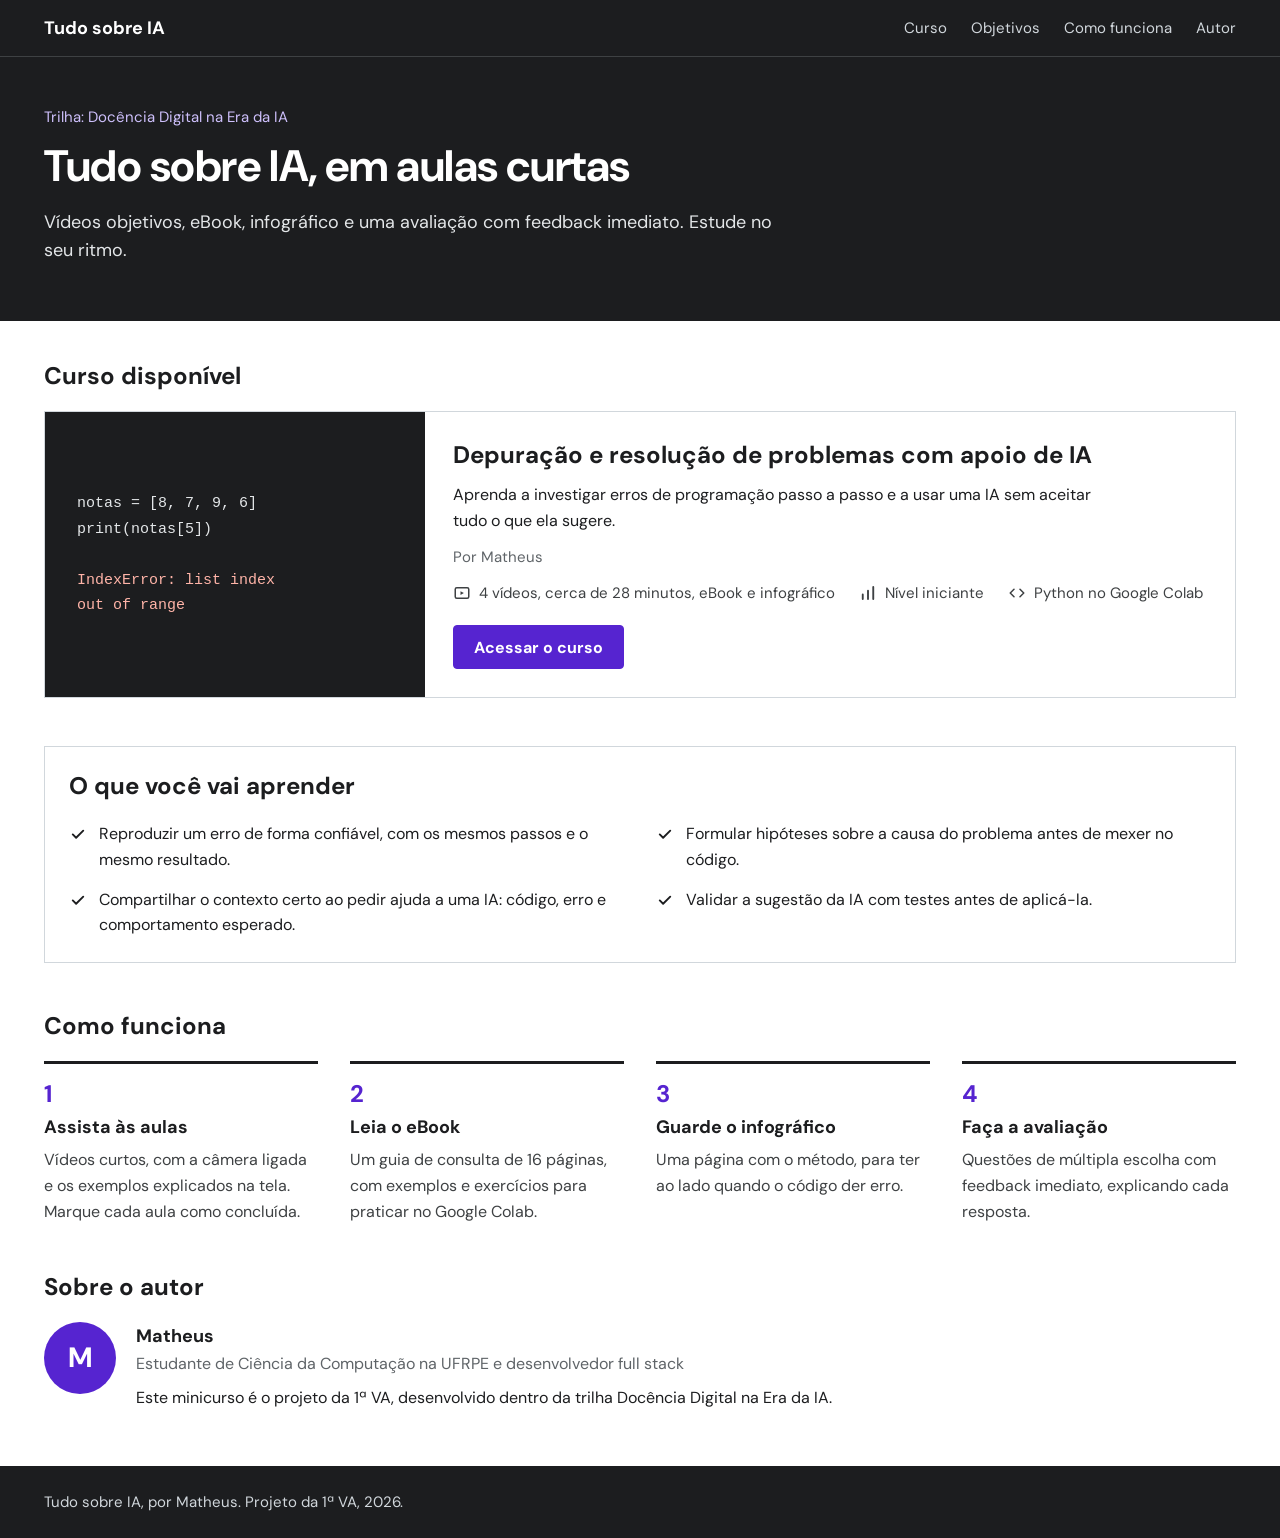
<file: index.html>
<!DOCTYPE html>
<html lang="pt-BR">
<head>
  <meta charset="utf-8">
  <meta name="viewport" content="width=device-width, initial-scale=1">
  <meta name="theme-color" content="#1c1d1f">
  <title>Tudo sobre IA | Aulas em vídeo sobre inteligência artificial</title>
  <meta name="description" content="Aulas em vídeo sobre IA com eBook, infográfico e avaliação interativa. Comece por Depuração e resolução de problemas com apoio de IA.">
  <link rel="preconnect" href="https://fonts.googleapis.com">
  <link rel="preconnect" href="https://fonts.gstatic.com" crossorigin>
  <link href="https://fonts.googleapis.com/css2?family=DM+Sans:opsz,wght@9..40,400;9..40,500;9..40,700&display=swap" rel="stylesheet">
  <link rel="stylesheet" href="styles.css">
</head>
<body>
  <a class="skip-link" href="#cursos">Ir para o curso</a>

  <header class="topbar">
    <div class="wrap topbar-inner">
      <a class="brand" href="index.html">Tudo sobre IA</a>
      <nav aria-label="Seções da página">
        <ul>
          <li><a href="#cursos">Curso</a></li>
          <li><a href="#aprender-home">Objetivos</a></li>
          <li><a href="#como-funciona">Como funciona</a></li>
          <li><a href="#autor-home">Autor</a></li>
        </ul>
      </nav>
    </div>
  </header>

  <main id="inicio">
    <section class="hero hero-home" aria-labelledby="home-titulo">
      <div class="wrap">
        <p class="trail">Trilha: Docência Digital na Era da IA</p>
        <h1 id="home-titulo">Tudo sobre IA, em aulas curtas</h1>
        <p class="lead">Vídeos objetivos, eBook, infográfico e uma avaliação com feedback imediato. Estude no seu ritmo.</p>
      </div>
    </section>

    <section id="cursos" class="wrap home-block" aria-labelledby="cursos-titulo">
      <h2 id="cursos-titulo">Curso disponível</h2>

      <article class="course-card">
        <div class="course-cover" aria-hidden="true">
<pre class="code">notas = [8, 7, 9, 6]
print(notas[5])

<span class="err">IndexError: list index
out of range</span></pre>
        </div>

        <div class="course-info">
          <h3><a href="curso.html">Depuração e resolução de problemas com apoio de IA</a></h3>
          <p>Aprenda a investigar erros de programação passo a passo e a usar uma IA sem aceitar tudo o que ela sugere.</p>
          <p class="course-author">Por Matheus</p>
          <ul class="meta-light">
            <li>
              <svg viewBox="0 0 24 24" width="18" height="18" aria-hidden="true" focusable="false"><rect x="3" y="5" width="18" height="14" rx="2" fill="none" stroke="currentColor" stroke-width="2"/><path d="M10 9.5v5l4.5-2.5z" fill="currentColor"/></svg>
              <span>4 vídeos, cerca de 28 minutos, eBook e infográfico</span>
            </li>
            <li>
              <svg viewBox="0 0 24 24" width="18" height="18" aria-hidden="true" focusable="false"><path d="M5 20v-6M12 20V9M19 20V4" fill="none" stroke="currentColor" stroke-width="2.5" stroke-linecap="round"/></svg>
              <span>Nível iniciante</span>
            </li>
            <li>
              <svg viewBox="0 0 24 24" width="18" height="18" aria-hidden="true" focusable="false"><path d="M8 7l-5 5 5 5M16 7l5 5-5 5" fill="none" stroke="currentColor" stroke-width="2" stroke-linecap="round" stroke-linejoin="round"/></svg>
              <span>Python no Google Colab</span>
            </li>
          </ul>
          <a class="btn" href="curso.html">Acessar o curso</a>
        </div>
      </article>
    </section>

    <section id="aprender-home" class="wrap home-block" aria-labelledby="aprender-home-titulo">
      <div class="learn-box">
        <h2 id="aprender-home-titulo">O que você vai aprender</h2>
        <ul class="checks">
          <li>
            <svg viewBox="0 0 24 24" width="18" height="18" aria-hidden="true" focusable="false"><path d="M5 12.5l4.5 4.5L19 7.5" fill="none" stroke="currentColor" stroke-width="2.5" stroke-linecap="round" stroke-linejoin="round"/></svg>
            <span>Reproduzir um erro de forma confiável, com os mesmos passos e o mesmo resultado.</span>
          </li>
          <li>
            <svg viewBox="0 0 24 24" width="18" height="18" aria-hidden="true" focusable="false"><path d="M5 12.5l4.5 4.5L19 7.5" fill="none" stroke="currentColor" stroke-width="2.5" stroke-linecap="round" stroke-linejoin="round"/></svg>
            <span>Formular hipóteses sobre a causa do problema antes de mexer no código.</span>
          </li>
          <li>
            <svg viewBox="0 0 24 24" width="18" height="18" aria-hidden="true" focusable="false"><path d="M5 12.5l4.5 4.5L19 7.5" fill="none" stroke="currentColor" stroke-width="2.5" stroke-linecap="round" stroke-linejoin="round"/></svg>
            <span>Compartilhar o contexto certo ao pedir ajuda a uma IA: código, erro e comportamento esperado.</span>
          </li>
          <li>
            <svg viewBox="0 0 24 24" width="18" height="18" aria-hidden="true" focusable="false"><path d="M5 12.5l4.5 4.5L19 7.5" fill="none" stroke="currentColor" stroke-width="2.5" stroke-linecap="round" stroke-linejoin="round"/></svg>
            <span>Validar a sugestão da IA com testes antes de aplicá-la.</span>
          </li>
        </ul>
      </div>
    </section>

    <section id="como-funciona" class="wrap home-block" aria-labelledby="como-titulo">
      <h2 id="como-titulo">Como funciona</h2>
      <ol class="how">
        <li>
          <span class="how-num" aria-hidden="true">1</span>
          <h3>Assista às aulas</h3>
          <p>Vídeos curtos, com a câmera ligada e os exemplos explicados na tela. Marque cada aula como concluída.</p>
        </li>
        <li>
          <span class="how-num" aria-hidden="true">2</span>
          <h3>Leia o eBook</h3>
          <p>Um guia de consulta de 16 páginas, com exemplos e exercícios para praticar no Google Colab.</p>
        </li>
        <li>
          <span class="how-num" aria-hidden="true">3</span>
          <h3>Guarde o infográfico</h3>
          <p>Uma página com o método, para ter ao lado quando o código der erro.</p>
        </li>
        <li>
          <span class="how-num" aria-hidden="true">4</span>
          <h3>Faça a avaliação</h3>
          <p>Questões de múltipla escolha com feedback imediato, explicando cada resposta.</p>
        </li>
      </ol>
    </section>
    <section id="autor-home" class="wrap home-block" aria-labelledby="autor-home-titulo">
      <h2 id="autor-home-titulo">Sobre o autor</h2>
      <div class="author">
        <div class="avatar" aria-hidden="true">M</div>
        <div>
          <h3>Matheus</h3>
          <p class="role">Estudante de Ciência da Computação na UFRPE e desenvolvedor full stack</p>
          <p>Este minicurso é o projeto da 1ª VA, desenvolvido dentro da trilha Docência Digital na Era da IA.</p>
        </div>
      </div>
    </section>
  </main>

  <footer class="footer">
    <div class="wrap">
      <p>Tudo sobre IA, por Matheus. Projeto da 1ª VA, 2026.</p>
    </div>
  </footer>
</body>
</html>
</file>
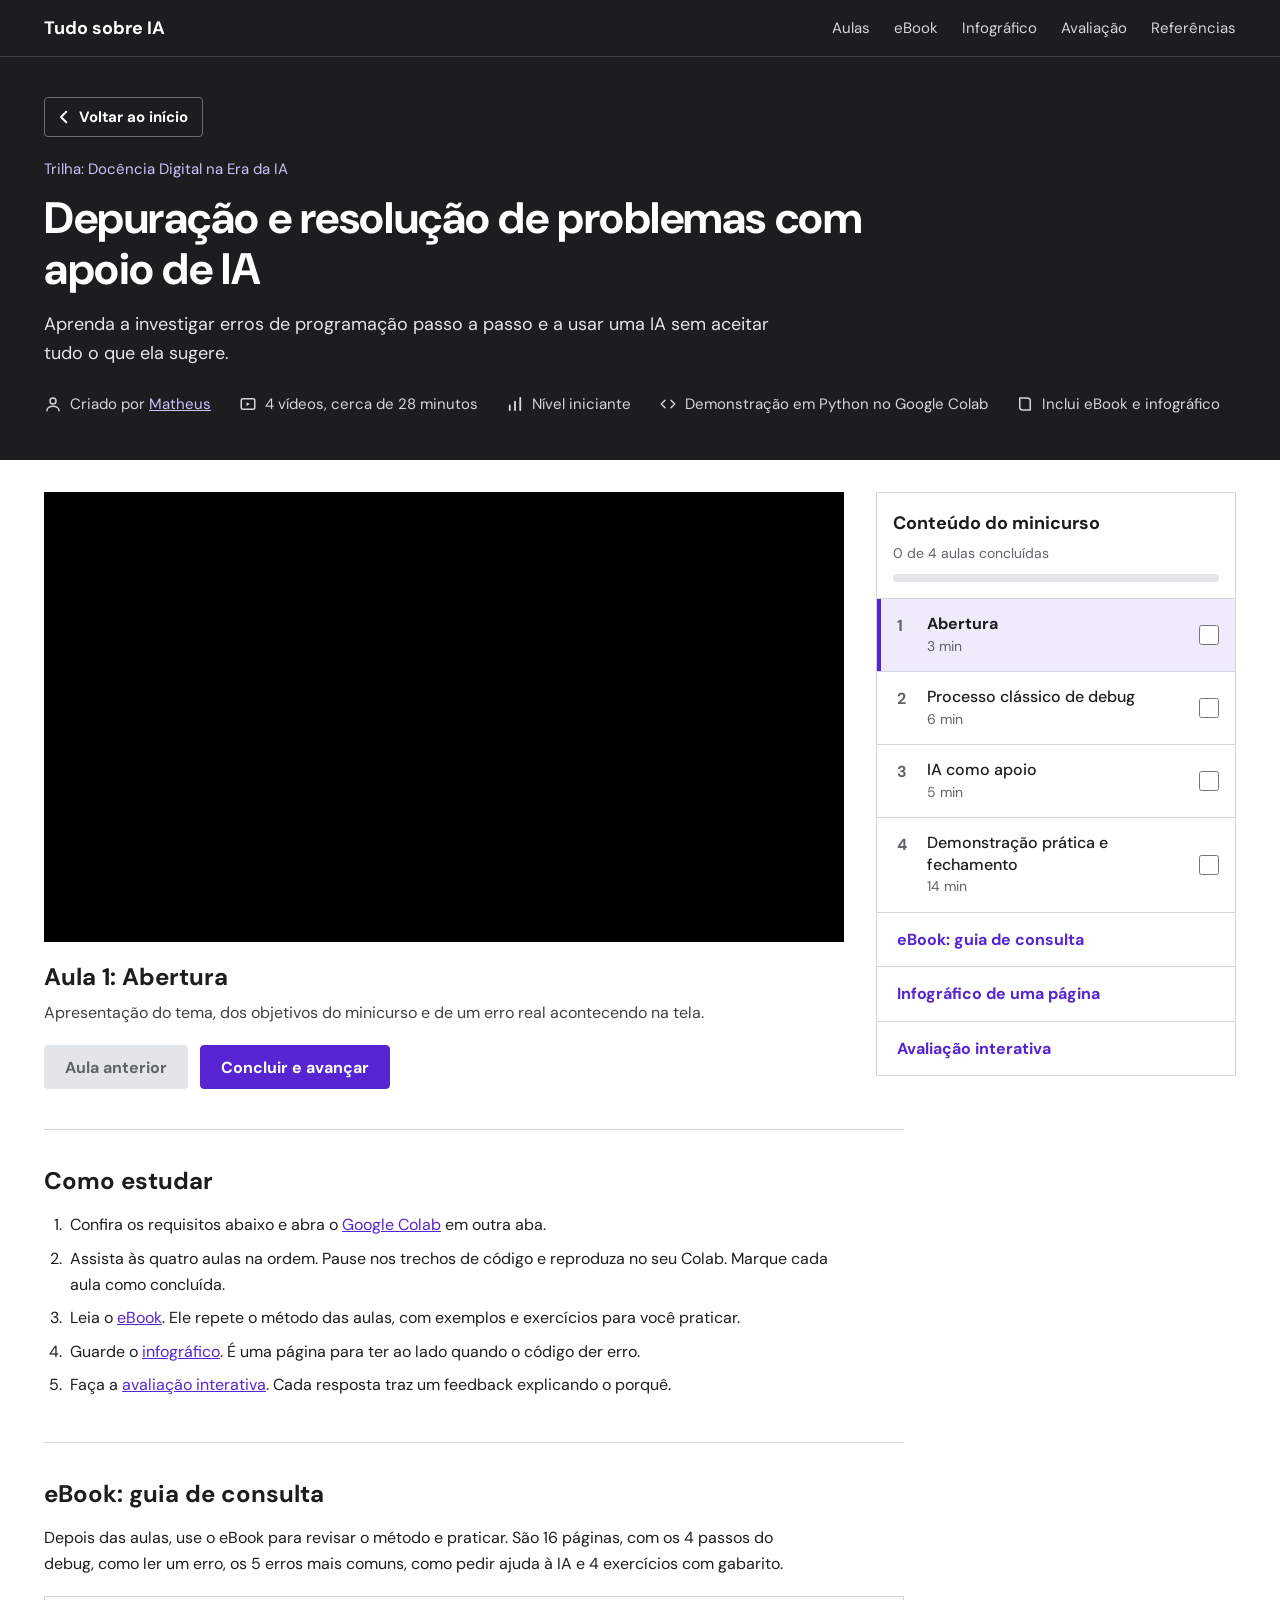
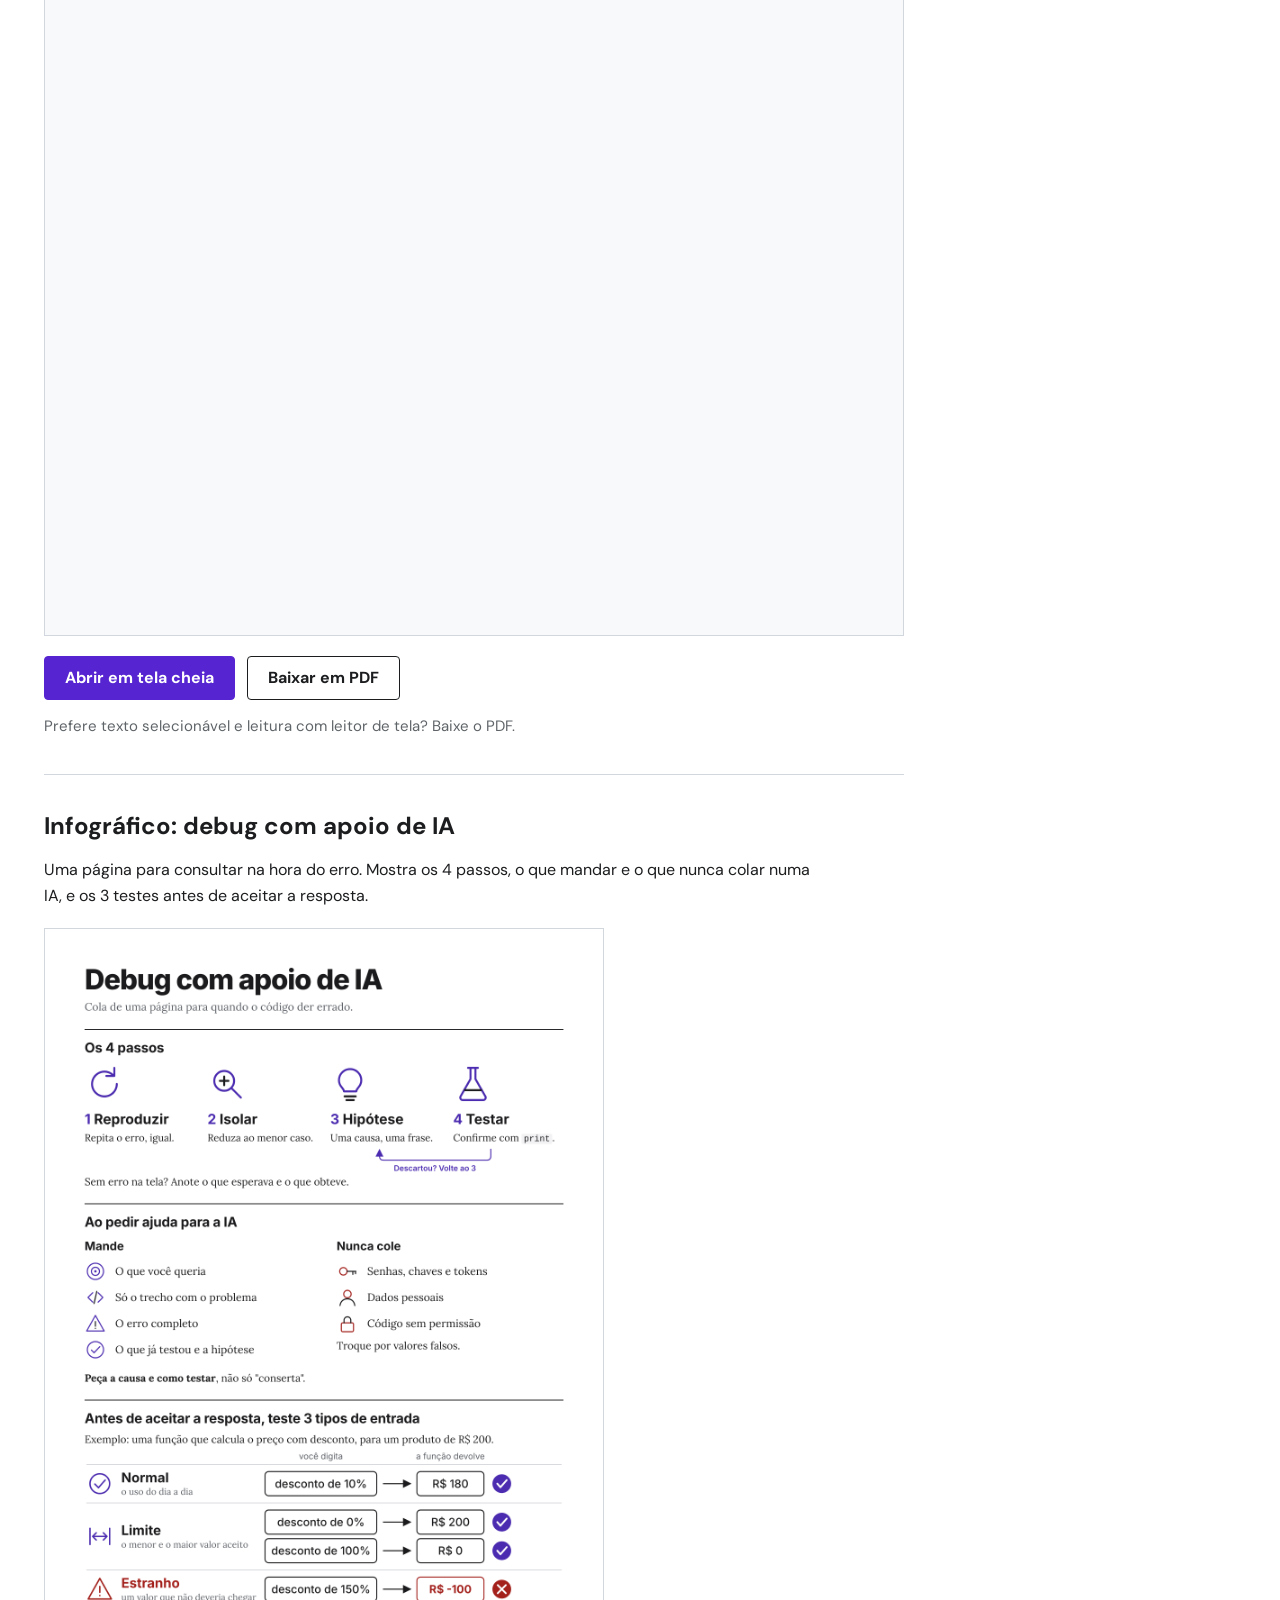
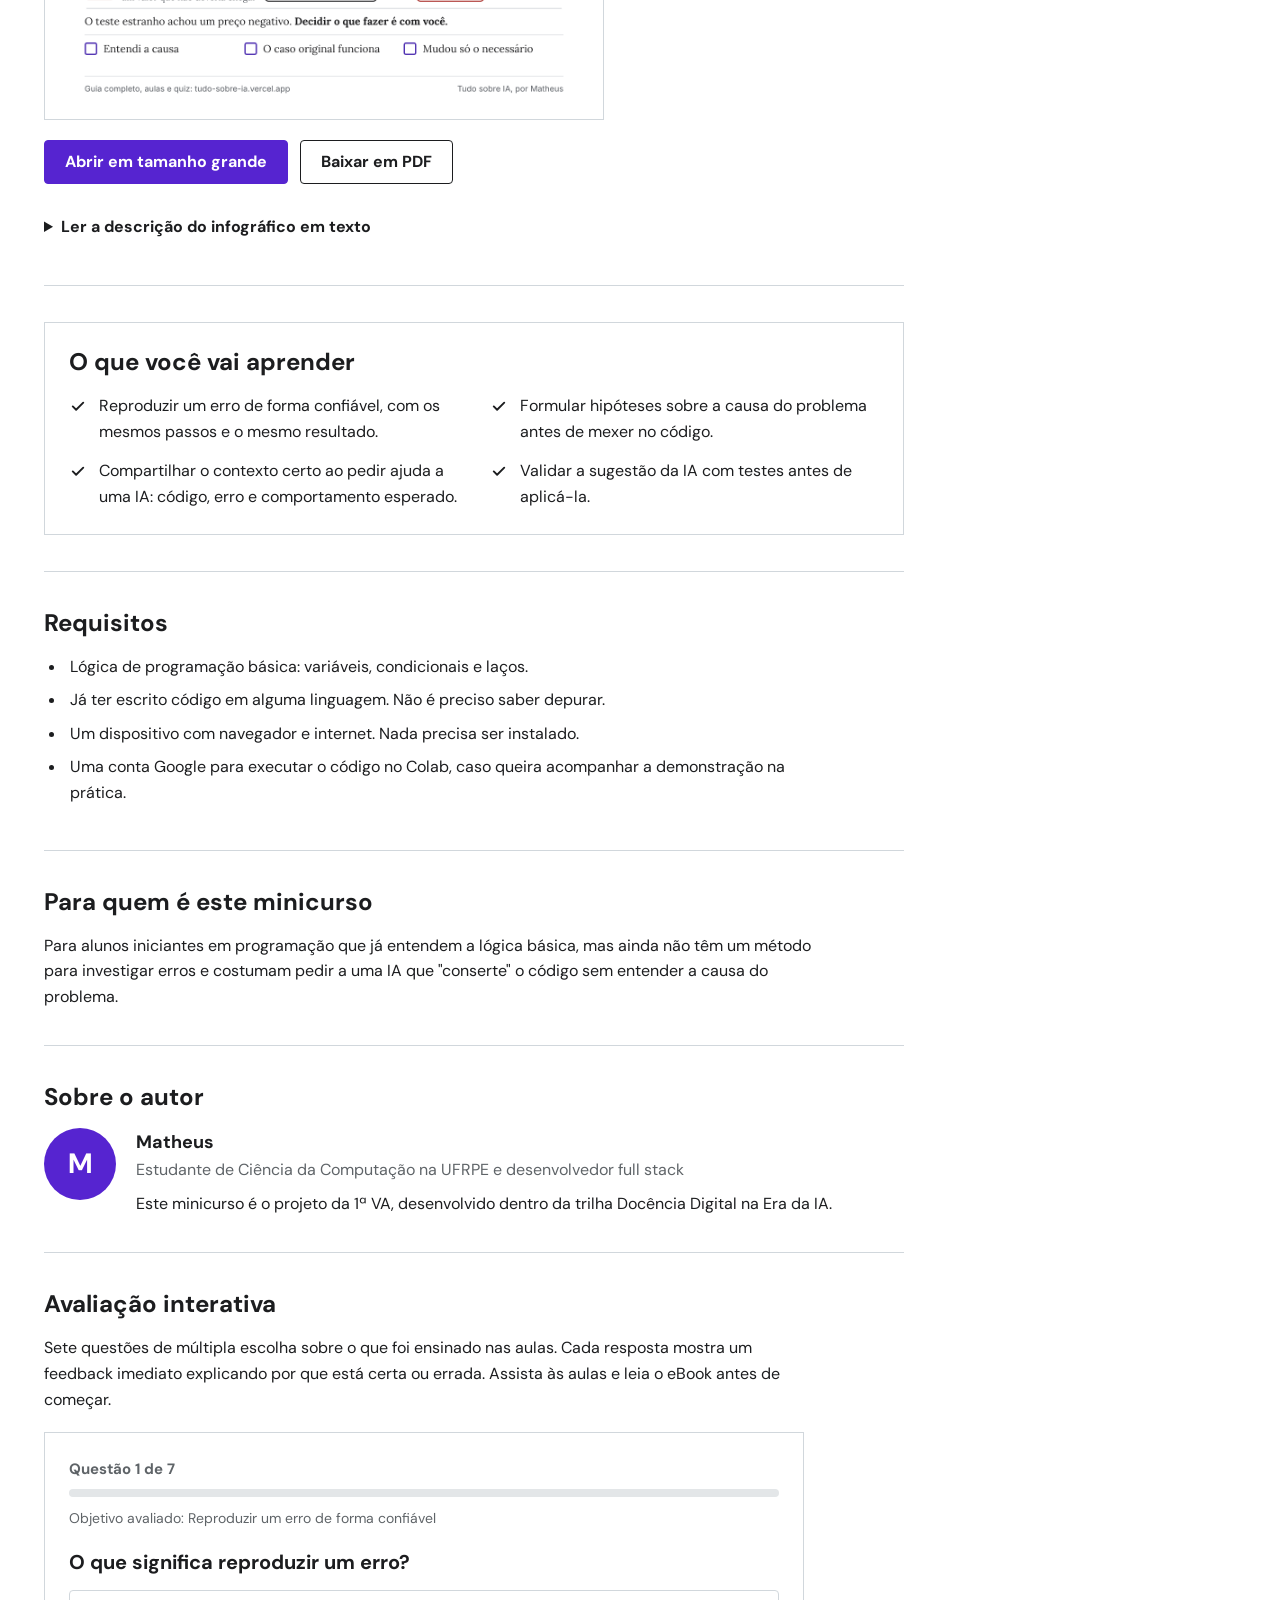
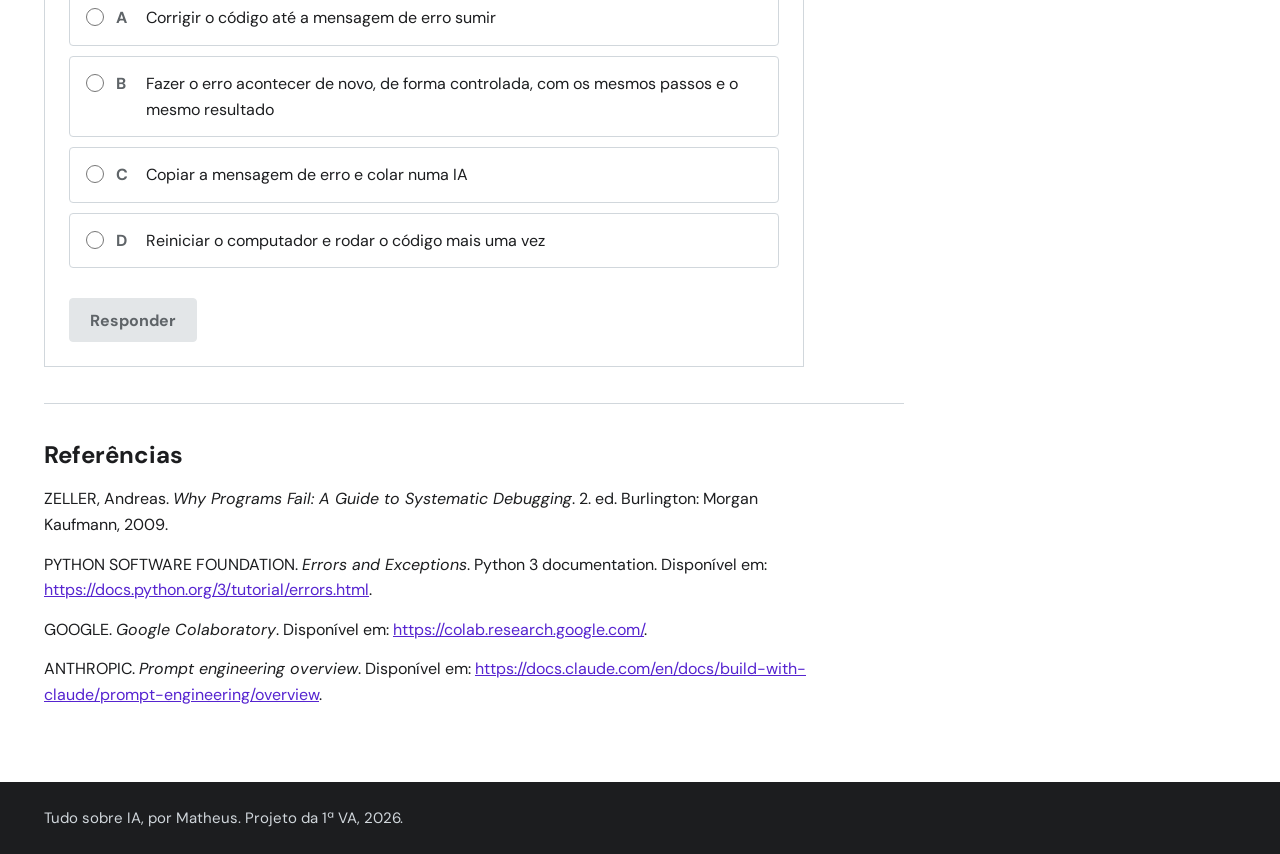
<file: curso.html>
<!DOCTYPE html>
<html lang="pt-BR">
<head>
  <meta charset="utf-8">
  <meta name="viewport" content="width=device-width, initial-scale=1">
  <meta name="theme-color" content="#1c1d1f">
  <title>Depuração e resolução de problemas com apoio de IA | Tudo sobre IA</title>
  <meta name="description" content="Minicurso em vídeo para iniciantes em programação: reproduzir erros, formular hipóteses e usar uma IA com segurança para depurar código em Python.">
  <link rel="preconnect" href="https://fonts.googleapis.com">
  <link rel="preconnect" href="https://fonts.gstatic.com" crossorigin>
  <link href="https://fonts.googleapis.com/css2?family=DM+Sans:opsz,wght@9..40,400;9..40,500;9..40,700&display=swap" rel="stylesheet">
  <link rel="stylesheet" href="styles.css">
</head>
<body>
  <a class="skip-link" href="#aula">Ir para a aula</a>

  <header class="topbar">
    <div class="wrap topbar-inner">
      <a class="brand" href="index.html">Tudo sobre IA</a>
      <nav aria-label="Seções da página">
        <ul>
          <li><a href="#aula">Aulas</a></li>
          <li><a href="#ebook">eBook</a></li>
          <li><a href="#infografico">Infográfico</a></li>
          <li><a href="#avaliacao">Avaliação</a></li>
          <li><a href="#referencias">Referências</a></li>
        </ul>
      </nav>
    </div>
  </header>

  <main id="inicio">
    <section class="hero" aria-labelledby="titulo">
      <div class="wrap">
        <a class="back" href="index.html">
          <svg viewBox="0 0 24 24" width="18" height="18" aria-hidden="true" focusable="false"><path d="M15 5l-7 7 7 7" fill="none" stroke="currentColor" stroke-width="2.5" stroke-linecap="round" stroke-linejoin="round"/></svg>
          Voltar ao início
        </a>
        <p class="trail">Trilha: Docência Digital na Era da IA</p>
        <h1 id="titulo">Depuração e resolução de problemas com apoio de IA</h1>
        <p class="lead">Aprenda a investigar erros de programação passo a passo e a usar uma IA sem aceitar tudo o que ela sugere.</p>
        <ul class="meta">
          <li>
            <svg viewBox="0 0 24 24" width="18" height="18" aria-hidden="true" focusable="false"><circle cx="12" cy="8" r="4" fill="none" stroke="currentColor" stroke-width="2"/><path d="M4 21c0-4 4-6 8-6s8 2 8 6" fill="none" stroke="currentColor" stroke-width="2" stroke-linecap="round"/></svg>
            <span>Criado por <a href="#autor">Matheus</a></span>
          </li>
          <li>
            <svg viewBox="0 0 24 24" width="18" height="18" aria-hidden="true" focusable="false"><rect x="3" y="5" width="18" height="14" rx="2" fill="none" stroke="currentColor" stroke-width="2"/><path d="M10 9.5v5l4.5-2.5z" fill="currentColor"/></svg>
            <span id="meta-videos">4 vídeos, cerca de 28 minutos</span>
          </li>
          <li>
            <svg viewBox="0 0 24 24" width="18" height="18" aria-hidden="true" focusable="false"><path d="M5 20v-6M12 20V9M19 20V4" fill="none" stroke="currentColor" stroke-width="2.5" stroke-linecap="round"/></svg>
            <span>Nível iniciante</span>
          </li>
          <li>
            <svg viewBox="0 0 24 24" width="18" height="18" aria-hidden="true" focusable="false"><path d="M8 7l-5 5 5 5M16 7l5 5-5 5" fill="none" stroke="currentColor" stroke-width="2" stroke-linecap="round" stroke-linejoin="round"/></svg>
            <span>Demonstração em Python no Google Colab</span>
          </li>
          <li>
            <svg viewBox="0 0 24 24" width="18" height="18" aria-hidden="true" focusable="false"><path d="M5 4h10a4 4 0 014 4v12H9a4 4 0 01-4-4z" fill="none" stroke="currentColor" stroke-width="2" stroke-linejoin="round"/></svg>
            <span>Inclui eBook e infográfico</span>
          </li>
        </ul>
      </div>
    </section>

    <section id="aula" class="player wrap" aria-labelledby="aula-titulo">
      <div class="stage">
        <div class="video-frame" id="video-frame">
          <noscript><p class="placeholder">Ative o JavaScript para assistir às aulas.</p></noscript>
        </div>
        <div class="lesson-head">
          <h2 id="aula-titulo" aria-live="polite">Aula 1</h2>
          <p id="aula-desc"></p>
          <div class="lesson-actions">
            <button type="button" id="prev" class="btn btn-ghost">Aula anterior</button>
            <button type="button" id="next" class="btn">Concluir e avançar</button>
          </div>
        </div>
      </div>

      <aside class="sidebar" aria-labelledby="conteudo-titulo">
        <div class="sidebar-head">
          <h2 id="conteudo-titulo">Conteúdo do minicurso</h2>
          <p id="progress-text" class="progress-text">0 de 4 aulas concluídas</p>
          <progress id="progress" max="4" value="0" aria-labelledby="progress-text"></progress>
        </div>
        <ol id="lesson-list" class="lessons"></ol>
        <a class="sidebar-foot" href="#ebook">eBook: guia de consulta</a>
        <a class="sidebar-foot" href="#infografico">Infográfico de uma página</a>
        <a class="sidebar-foot" href="#avaliacao">Avaliação interativa</a>
      </aside>
    </section>

    <div class="wrap content">
      <section id="como-estudar" class="block" aria-labelledby="como-estudar-titulo">
        <h2 id="como-estudar-titulo">Como estudar</h2>
        <ol class="steps">
          <li>Confira os requisitos abaixo e abra o <a href="https://colab.research.google.com/" target="_blank" rel="noopener noreferrer">Google Colab</a> em outra aba.</li>
          <li>Assista às quatro aulas na ordem. Pause nos trechos de código e reproduza no seu Colab. Marque cada aula como concluída.</li>
          <li>Leia o <a href="#ebook">eBook</a>. Ele repete o método das aulas, com exemplos e exercícios para você praticar.</li>
          <li>Guarde o <a href="#infografico">infográfico</a>. É uma página para ter ao lado quando o código der erro.</li>
          <li>Faça a <a href="#avaliacao">avaliação interativa</a>. Cada resposta traz um feedback explicando o porquê.</li>
        </ol>
      </section>

      <section id="ebook" class="block" aria-labelledby="ebook-titulo">
        <h2 id="ebook-titulo">eBook: guia de consulta</h2>
        <p>Depois das aulas, use o eBook para revisar o método e praticar. São 16 páginas, com os 4 passos do debug, como ler um erro, os 5 erros mais comuns, como pedir ajuda à IA e 4 exercícios com gabarito.</p>
        <div class="embed-frame">
          <iframe src="https://online.fliphtml5.com/qglyg/guia-consulta-depuracao-ia/" title="eBook: Guia de consulta de depuração com apoio de IA" loading="lazy" allowfullscreen></iframe>
        </div>
        <div class="actions">
          <a class="btn" href="https://online.fliphtml5.com/qglyg/guia-consulta-depuracao-ia/" target="_blank" rel="noopener noreferrer">Abrir em tela cheia</a>
          <a class="btn btn-ghost" href="materiais/guia-consulta-depuracao-ia.pdf" download>Baixar em PDF</a>
        </div>
        <p class="note">Prefere texto selecionável e leitura com leitor de tela? Baixe o PDF.</p>
      </section>

      <section id="infografico" class="block" aria-labelledby="infografico-titulo">
        <h2 id="infografico-titulo">Infográfico: debug com apoio de IA</h2>
        <p>Uma página para consultar na hora do erro. Mostra os 4 passos, o que mandar e o que nunca colar numa IA, e os 3 testes antes de aceitar a resposta.</p>
        <a class="infog-link" href="materiais/infografico-debug-ia.png" target="_blank" rel="noopener noreferrer">
          <img class="infog" src="materiais/infografico-debug-ia.png" width="2480" height="3508" loading="lazy" alt="Infográfico Debug com apoio de IA, em uma página: os 4 passos (reproduzir, isolar, hipótese, testar), o que mandar e o que nunca colar ao pedir ajuda para a IA, e os 3 tipos de teste (normal, limite e estranho) antes de aceitar a resposta. A descrição completa está logo abaixo.">
        </a>
        <div class="actions">
          <a class="btn" href="materiais/infografico-debug-ia.png" target="_blank" rel="noopener noreferrer">Abrir em tamanho grande</a>
          <a class="btn btn-ghost" href="materiais/infografico-debug-ia.pdf" download>Baixar em PDF</a>
        </div>
        <details class="alt-text">
          <summary>Ler a descrição do infográfico em texto</summary>
          <p><strong>Os 4 passos.</strong> 1 Reproduzir: repita o erro, igual. 2 Isolar: reduza ao menor caso. 3 Hipótese: uma causa, uma frase. 4 Testar: confirme com print. Se descartar a hipótese, volte ao passo 3. Sem erro na tela, anote o que esperava e o que obteve.</p>
          <p><strong>Ao pedir ajuda para a IA.</strong> Mande o que você queria, só o trecho com o problema, o erro completo, e o que já testou com a hipótese. Nunca cole senhas, chaves e tokens, dados pessoais, nem código sem permissão. Troque por valores falsos. Peça a causa e como testar, não só "conserta".</p>
          <p><strong>Antes de aceitar a resposta, teste 3 tipos de entrada.</strong> Exemplo: uma função que calcula o preço com desconto, para um produto de R$ 200. Normal (o uso do dia a dia): desconto de 10% devolve R$ 180. Limite (o menor e o maior valor aceito): desconto de 0% devolve R$ 200 e desconto de 100% devolve R$ 0. Estranho (um valor que não deveria chegar): desconto de 150% devolve R$ -100, um preço negativo, o que mostra um problema. Decidir o que fazer é com você.</p>
          <p><strong>Confira.</strong> Entendi a causa. O caso original funciona. Mudou só o necessário.</p>
        </details>
      </section>

      <section id="aprender" class="block" aria-labelledby="aprender-titulo">
        <div class="learn-box">
          <h2 id="aprender-titulo">O que você vai aprender</h2>
          <ul class="checks">
            <li>
              <svg viewBox="0 0 24 24" width="18" height="18" aria-hidden="true" focusable="false"><path d="M5 12.5l4.5 4.5L19 7.5" fill="none" stroke="currentColor" stroke-width="2.5" stroke-linecap="round" stroke-linejoin="round"/></svg>
              <span>Reproduzir um erro de forma confiável, com os mesmos passos e o mesmo resultado.</span>
            </li>
            <li>
              <svg viewBox="0 0 24 24" width="18" height="18" aria-hidden="true" focusable="false"><path d="M5 12.5l4.5 4.5L19 7.5" fill="none" stroke="currentColor" stroke-width="2.5" stroke-linecap="round" stroke-linejoin="round"/></svg>
              <span>Formular hipóteses sobre a causa do problema antes de mexer no código.</span>
            </li>
            <li>
              <svg viewBox="0 0 24 24" width="18" height="18" aria-hidden="true" focusable="false"><path d="M5 12.5l4.5 4.5L19 7.5" fill="none" stroke="currentColor" stroke-width="2.5" stroke-linecap="round" stroke-linejoin="round"/></svg>
              <span>Compartilhar o contexto certo ao pedir ajuda a uma IA: código, erro e comportamento esperado.</span>
            </li>
            <li>
              <svg viewBox="0 0 24 24" width="18" height="18" aria-hidden="true" focusable="false"><path d="M5 12.5l4.5 4.5L19 7.5" fill="none" stroke="currentColor" stroke-width="2.5" stroke-linecap="round" stroke-linejoin="round"/></svg>
              <span>Validar a sugestão da IA com testes antes de aplicá-la.</span>
            </li>
          </ul>
        </div>
      </section>

      <section id="requisitos" class="block" aria-labelledby="requisitos-titulo">
        <h2 id="requisitos-titulo">Requisitos</h2>
        <ul class="list">
          <li>Lógica de programação básica: variáveis, condicionais e laços.</li>
          <li>Já ter escrito código em alguma linguagem. Não é preciso saber depurar.</li>
          <li>Um dispositivo com navegador e internet. Nada precisa ser instalado.</li>
          <li>Uma conta Google para executar o código no Colab, caso queira acompanhar a demonstração na prática.</li>
        </ul>
      </section>

      <section id="publico" class="block" aria-labelledby="publico-titulo">
        <h2 id="publico-titulo">Para quem é este minicurso</h2>
        <p>Para alunos iniciantes em programação que já entendem a lógica básica, mas ainda não têm um método para investigar erros e costumam pedir a uma IA que "conserte" o código sem entender a causa do problema.</p>
      </section>

      <section id="autor" class="block" aria-labelledby="autor-titulo">
        <h2 id="autor-titulo">Sobre o autor</h2>
        <div class="author">
          <div class="avatar" aria-hidden="true">M</div>
          <div>
            <!-- Se quiser, coloque o nome completo aqui -->
            <h3>Matheus</h3>
            <p class="role">Estudante de Ciência da Computação na UFRPE e desenvolvedor full stack</p>
            <p>Este minicurso é o projeto da 1ª VA, desenvolvido dentro da trilha Docência Digital na Era da IA.</p>
          </div>
        </div>
      </section>

      <section id="avaliacao" class="block" aria-labelledby="avaliacao-titulo">
        <h2 id="avaliacao-titulo">Avaliação interativa</h2>
        <p class="assess-intro">Sete questões de múltipla escolha sobre o que foi ensinado nas aulas. Cada resposta mostra um feedback imediato explicando por que está certa ou errada. Assista às aulas e leia o eBook antes de começar.</p>
        <div id="quiz" class="quiz">
          <noscript><p>Ative o JavaScript para fazer a avaliação.</p></noscript>
        </div>
      </section>

      <section id="referencias" class="block" aria-labelledby="referencias-titulo">
        <h2 id="referencias-titulo">Referências</h2>
        <ul class="refs">
          <li>ZELLER, Andreas. <em>Why Programs Fail: A Guide to Systematic Debugging</em>. 2. ed. Burlington: Morgan Kaufmann, 2009.</li>
          <li>PYTHON SOFTWARE FOUNDATION. <em>Errors and Exceptions</em>. Python 3 documentation. Disponível em: <a href="https://docs.python.org/3/tutorial/errors.html" target="_blank" rel="noopener noreferrer">https://docs.python.org/3/tutorial/errors.html</a>.</li>
          <li>GOOGLE. <em>Google Colaboratory</em>. Disponível em: <a href="https://colab.research.google.com/" target="_blank" rel="noopener noreferrer">https://colab.research.google.com/</a>.</li>
          <li>ANTHROPIC. <em>Prompt engineering overview</em>. Disponível em: <a href="https://docs.claude.com/en/docs/build-with-claude/prompt-engineering/overview" target="_blank" rel="noopener noreferrer">https://docs.claude.com/en/docs/build-with-claude/prompt-engineering/overview</a>.</li>
        </ul>
      </section>
    </div>
  </main>

  <footer class="footer">
    <div class="wrap">
      <p>Tudo sobre IA, por Matheus. Projeto da 1ª VA, 2026.</p>
    </div>
  </footer>

  <script src="app.js"></script>
  <script src="quiz.js"></script>
</body>
</html>
</file>
<file: styles.css>
:root {
  --ink: #1c1d1f;
  --paper: #ffffff;
  --mist: #f7f9fa;
  --line: #d1d7dc;
  --muted: #5f6468;
  --violet: #5624d0;
  --violet-dark: #401b9c;
  --violet-tint: #f0ebfc;
  --on-dark: #d1d7dc;
  --ok: #14672c;
  --ok-bg: #e8f5ec;
  --bad: #a12622;
  --bad-bg: #fdecea;
  --radius: 4px;
  --font: "DM Sans", system-ui, -apple-system, "Segoe UI", Roboto, sans-serif;
}

*, *::before, *::after { box-sizing: border-box; }

html { scroll-behavior: smooth; }

body {
  margin: 0;
  font-family: var(--font);
  font-size: 1rem;
  line-height: 1.6;
  color: var(--ink);
  background: var(--paper);
}

h1, h2, h3, p, ul, ol { margin: 0; }
ul, ol { padding: 0; }
a { color: var(--violet); }

:focus-visible {
  outline: 3px solid var(--violet);
  outline-offset: 2px;
}

.topbar :focus-visible,
.hero :focus-visible,
.footer :focus-visible {
  outline-color: #cec0fc;
}

.sr-only {
  position: absolute;
  width: 1px;
  height: 1px;
  padding: 0;
  margin: -1px;
  overflow: hidden;
  clip: rect(0, 0, 0, 0);
  white-space: nowrap;
  border: 0;
}

.wrap {
  width: 100%;
  max-width: 1240px;
  margin-inline: auto;
  padding-inline: 24px;
}

.skip-link {
  position: absolute;
  left: 16px;
  top: -64px;
  z-index: 10;
  padding: 10px 16px;
  border-radius: var(--radius);
  background: var(--paper);
  color: var(--ink);
  font-weight: 700;
}
.skip-link:focus { top: 12px; }

/* Barra superior */
.topbar {
  background: var(--ink);
  border-bottom: 1px solid #3e4143;
}
.topbar-inner {
  display: flex;
  flex-wrap: wrap;
  align-items: center;
  justify-content: space-between;
  gap: 8px 32px;
  min-height: 56px;
}
.brand {
  color: var(--paper);
  font-weight: 700;
  font-size: 1.125rem;
  text-decoration: none;
}
.topbar nav ul {
  display: flex;
  flex-wrap: wrap;
  gap: 4px 24px;
  list-style: none;
}
.topbar nav a {
  display: inline-block;
  padding: 8px 0;
  color: var(--on-dark);
  font-size: 0.9375rem;
  text-decoration: none;
}
.topbar nav a:hover { color: var(--paper); text-decoration: underline; }

/* Cabeçalho do curso */
.hero {
  background: var(--ink);
  color: var(--paper);
  padding: 40px 0 44px;
}
.trail {
  color: #cec0fc;
  font-size: 0.9375rem;
  margin-bottom: 12px;
}
.hero h1 {
  max-width: 28ch;
  font-size: clamp(1.9rem, 4.2vw, 2.75rem);
  line-height: 1.15;
  font-weight: 700;
  letter-spacing: -0.01em;
}
.lead {
  max-width: 62ch;
  margin-top: 16px;
  color: #e3e6e8;
  font-size: 1.125rem;
}
.meta {
  display: flex;
  flex-wrap: wrap;
  gap: 10px 28px;
  margin-top: 24px;
  list-style: none;
  color: var(--on-dark);
  font-size: 0.9375rem;
}
.meta li {
  display: flex;
  align-items: center;
  gap: 8px;
}
.meta a { color: #cec0fc; }

/* Player e conteúdo do curso */
.player {
  display: grid;
  grid-template-columns: minmax(0, 1fr) 360px;
  gap: 32px;
  align-items: start;
  padding-block: 32px 40px;
}
.stage { min-width: 0; }

.video-frame {
  position: relative;
  aspect-ratio: 16 / 9;
  background: #000;
}
.video-frame iframe {
  position: absolute;
  inset: 0;
  width: 100%;
  height: 100%;
  border: 0;
}
.placeholder {
  position: absolute;
  inset: 0;
  display: grid;
  place-content: center;
  gap: 8px;
  padding: 24px;
  text-align: center;
  color: var(--paper);
}
.placeholder strong { font-size: 1.25rem; }
.placeholder span { color: var(--on-dark); }

.lesson-head { margin-top: 20px; }
.lesson-head h2 {
  font-size: 1.5rem;
  line-height: 1.25;
}
.lesson-head p {
  max-width: 66ch;
  margin-top: 8px;
  color: #3e4143;
}
.lesson-actions {
  display: flex;
  flex-wrap: wrap;
  gap: 12px;
  margin-top: 20px;
}

.btn {
  display: inline-flex;
  align-items: center;
  justify-content: center;
  min-height: 44px;
  padding: 0 20px;
  border: 1px solid var(--violet);
  border-radius: var(--radius);
  background: var(--violet);
  color: var(--paper);
  font: inherit;
  font-weight: 700;
  text-decoration: none;
  cursor: pointer;
  transition: background-color 0.15s;
}
.btn:hover { background: var(--violet-dark); border-color: var(--violet-dark); }
.btn-ghost {
  background: var(--paper);
  border-color: var(--ink);
  color: var(--ink);
}
.btn-ghost:hover { background: var(--mist); border-color: var(--ink); }
.btn[disabled],
.btn[aria-disabled="true"] {
  background: #e3e6e8;
  border-color: #e3e6e8;
  color: var(--muted);
  cursor: not-allowed;
}

/* Barra lateral */
.sidebar {
  position: sticky;
  top: 16px;
  border: 1px solid var(--line);
  background: var(--paper);
}
.sidebar-head {
  padding: 16px;
  border-bottom: 1px solid var(--line);
}
.sidebar-head h2 { font-size: 1.125rem; }
.progress-text {
  margin: 4px 0 10px;
  color: var(--muted);
  font-size: 0.875rem;
}
progress {
  display: block;
  width: 100%;
  height: 8px;
  border: 0;
  border-radius: var(--radius);
  background: #e3e6e8;
  appearance: none;
  -webkit-appearance: none;
  overflow: hidden;
}
progress::-webkit-progress-bar { background: #e3e6e8; }
progress::-webkit-progress-value { background: var(--violet); }
progress::-moz-progress-bar { background: var(--violet); }

.lessons { list-style: none; }
.lesson {
  display: flex;
  align-items: stretch;
  border-bottom: 1px solid var(--line);
}
.lesson.is-current {
  background: var(--violet-tint);
  box-shadow: inset 4px 0 0 var(--violet);
}
.lesson-btn {
  flex: 1;
  display: flex;
  gap: 12px;
  padding: 14px 8px 14px 20px;
  border: 0;
  background: none;
  color: var(--ink);
  font: inherit;
  text-align: left;
  cursor: pointer;
}
.lesson:not(.is-current) .lesson-btn:hover { background: var(--mist); }
.lesson-num {
  min-width: 18px;
  color: var(--muted);
  font-weight: 700;
}
.lesson-text { display: grid; }
.lesson-title { font-weight: 500; line-height: 1.35; }
.lesson-time { color: var(--muted); font-size: 0.875rem; }
.lesson.is-current .lesson-title { font-weight: 700; }

.done {
  display: flex;
  align-items: center;
  padding: 0 16px;
  cursor: pointer;
}
.done input {
  width: 20px;
  height: 20px;
  margin: 0;
  accent-color: var(--violet);
  cursor: pointer;
}

.sidebar-foot {
  display: block;
  padding: 14px 20px;
  font-weight: 700;
  text-decoration: none;
}
.sidebar-foot:hover { background: var(--mist); text-decoration: underline; }
.sidebar-foot + .sidebar-foot { border-top: 1px solid var(--line); }

/* Conteúdo abaixo do player */
.content { padding-bottom: 24px; }
.block {
  max-width: 860px;
  padding-block: 36px;
  border-top: 1px solid var(--line);
}
.block h2 {
  margin-bottom: 16px;
  font-size: 1.5rem;
  line-height: 1.25;
}
.block p { max-width: 70ch; }

.steps, .list { padding-left: 22px; }
.steps li, .list li { margin-bottom: 8px; padding-left: 4px; max-width: 70ch; }

.learn-box {
  padding: 24px;
  border: 1px solid var(--line);
}
.checks {
  display: grid;
  grid-template-columns: 1fr 1fr;
  gap: 14px 32px;
  list-style: none;
}
.checks li {
  display: flex;
  align-items: flex-start;
  gap: 12px;
}
.checks svg { flex: none; margin-top: 4px; }

.author {
  display: flex;
  align-items: flex-start;
  gap: 20px;
}
.avatar {
  display: grid;
  flex: none;
  place-items: center;
  width: 72px;
  height: 72px;
  border-radius: 50%;
  background: var(--violet);
  color: var(--paper);
  font-size: 1.75rem;
  font-weight: 700;
}
.author h3 { font-size: 1.125rem; }
.author .role { margin-bottom: 8px; color: var(--muted); }

.assess-box {
  display: flex;
  flex-wrap: wrap;
  align-items: center;
  justify-content: space-between;
  gap: 20px 32px;
  padding: 24px;
  border: 1px solid var(--line);
  background: var(--mist);
}
.assess-box p { flex: 1 1 380px; }

.refs { list-style: none; }
.refs li {
  margin-bottom: 14px;
  max-width: 70ch;
  overflow-wrap: anywhere;
}

.footer {
  padding: 24px 0;
  background: var(--ink);
  color: var(--on-dark);
  font-size: 0.9375rem;
}


/* Botão de voltar (página do curso) */
.back {
  display: inline-flex;
  align-items: center;
  gap: 6px;
  min-height: 40px;
  margin-bottom: 20px;
  padding: 0 14px 0 10px;
  border: 1px solid #6a6f73;
  border-radius: var(--radius);
  color: var(--paper);
  font-size: 0.9375rem;
  font-weight: 700;
  text-decoration: none;
}
.back:hover { background: #2d2f31; }

/* Home */
.hero-home { padding: 48px 0 56px; }
.home-block { padding-block: 40px 8px; }
.home-block h2 {
  margin-bottom: 20px;
  font-size: 1.5rem;
  line-height: 1.25;
}
main > .home-block:last-child { padding-bottom: 56px; }

.course-card {
  position: relative;
  display: grid;
  grid-template-columns: minmax(0, 380px) minmax(0, 1fr);
  border: 1px solid var(--line);
  background: var(--paper);
}
.course-cover {
  display: grid;
  align-items: center;
  padding: 32px;
  background: var(--ink);
}
.code {
  margin: 0;
  color: #e3e6e8;
  font-family: ui-monospace, "SF Mono", Menlo, Consolas, monospace;
  font-size: 0.9375rem;
  line-height: 1.7;
  white-space: pre-wrap;
}
.code .err { color: #ffb4a8; }

.course-info {
  display: flex;
  flex-direction: column;
  align-items: flex-start;
  gap: 12px;
  padding: 28px;
}
.course-info h3 {
  font-size: 1.5rem;
  line-height: 1.25;
}
.course-info h3 a {
  color: var(--ink);
  text-decoration: none;
}
.course-info h3 a::after {
  content: "";
  position: absolute;
  inset: 0;
}
.course-card:hover h3 a { text-decoration: underline; }
.course-info p { max-width: 60ch; }
.course-author { color: var(--muted); font-size: 0.9375rem; }
.meta-light {
  display: flex;
  flex-wrap: wrap;
  gap: 8px 24px;
  list-style: none;
  color: #3e4143;
  font-size: 0.9375rem;
}
.meta-light li { display: flex; align-items: center; gap: 8px; }
.course-info .btn { position: relative; z-index: 1; margin-top: 8px; }

.how {
  display: grid;
  grid-template-columns: repeat(4, minmax(0, 1fr));
  gap: 32px;
  list-style: none;
}
.how li {
  padding-top: 16px;
  border-top: 3px solid var(--ink);
}
.how-num {
  display: block;
  margin-bottom: 4px;
  color: var(--violet);
  font-size: 1.5rem;
  font-weight: 700;
  line-height: 1.2;
}
.how h3 { margin-bottom: 6px; font-size: 1.125rem; }
.how p { max-width: 40ch; color: #3e4143; }

@media (max-width: 960px) {
  .course-card { grid-template-columns: minmax(0, 1fr); }
  .course-cover { padding: 24px; }
  .how { grid-template-columns: repeat(2, minmax(0, 1fr)); gap: 24px; }
}

@media (max-width: 560px) {
  .how { grid-template-columns: minmax(0, 1fr); }
  .hero-home { padding: 32px 0 36px; }
  .course-info { padding: 20px; }
}


/* Avaliação interativa */
.assess-intro { margin-bottom: 20px; }

.quiz-card {
  max-width: 760px;
  padding: 24px;
  border: 1px solid var(--line);
  background: var(--paper);
}
.quiz-count {
  margin-bottom: 8px;
  color: var(--muted);
  font-size: 0.9375rem;
  font-weight: 700;
}
.quiz-objective {
  margin-top: 10px;
  color: var(--muted);
  font-size: 0.875rem;
}
.quiz-fs {
  min-width: 0;
  margin: 20px 0 0;
  padding: 0;
  border: 0;
}
.quiz-q {
  display: block;
  width: 100%;
  margin-bottom: 14px;
  padding: 0;
  font-size: 1.25rem;
  font-weight: 700;
  line-height: 1.35;
}
.quiz-q:focus { outline: none; }
.quiz-q:focus-visible { outline: 3px solid var(--violet); outline-offset: 4px; }

.quiz-opt {
  display: grid;
  grid-template-columns: auto auto 1fr;
  align-items: start;
  gap: 4px 12px;
  margin-bottom: 10px;
  padding: 14px 16px;
  border: 1px solid var(--line);
  border-radius: var(--radius);
  cursor: pointer;
}
.quiz-opt:hover { background: var(--mist); }
.quiz-opt input {
  width: 18px;
  height: 18px;
  margin: 3px 0 0;
  accent-color: var(--violet);
  cursor: pointer;
}
.quiz-opt:focus-within { outline: 3px solid var(--violet); outline-offset: 2px; }
.quiz-letter {
  min-width: 18px;
  color: var(--muted);
  font-weight: 700;
}
.quiz-text { min-width: 0; overflow-wrap: anywhere; }
.quiz-opt.is-selected {
  border-color: var(--violet);
  background: var(--violet-tint);
  box-shadow: inset 0 0 0 1px var(--violet);
}
.quiz-opt.is-correct {
  border-color: var(--ok);
  background: var(--ok-bg);
  box-shadow: inset 0 0 0 1px var(--ok);
  cursor: default;
}
.quiz-opt.is-wrong {
  border-color: var(--bad);
  background: var(--bad-bg);
  box-shadow: inset 0 0 0 1px var(--bad);
  cursor: default;
}
.quiz-opt:has(input:disabled) { cursor: default; }
.quiz-opt:has(input:disabled):hover { background: var(--paper); }
.quiz-opt.is-correct:hover { background: var(--ok-bg); }
.quiz-opt.is-wrong:hover { background: var(--bad-bg); }
.quiz-badge {
  grid-column: 3;
  font-size: 0.875rem;
  font-weight: 700;
}
.is-correct .quiz-badge { color: var(--ok); }
.is-wrong .quiz-badge { color: var(--bad); }

.quiz-fb-slot:not(:empty) { margin-top: 16px; }
.quiz-fb {
  padding: 14px 16px;
  border-left: 4px solid;
  border-radius: var(--radius);
}
.quiz-fb.is-ok { border-color: var(--ok); background: var(--ok-bg); }
.quiz-fb.is-bad { border-color: var(--bad); background: var(--bad-bg); }
.quiz-fb-title { margin-bottom: 4px; font-weight: 700; }
.quiz-fb.is-ok .quiz-fb-title { color: var(--ok); }
.quiz-fb.is-bad .quiz-fb-title { color: var(--bad); }

.quiz-actions { margin-top: 20px; }

.quiz-result-title { font-size: 1.5rem; line-height: 1.25; }
.quiz-result-title:focus { outline: none; }
.quiz-result-title:focus-visible { outline: 3px solid var(--violet); outline-offset: 4px; }
.quiz-result-msg { margin-top: 8px; }
.quiz-summary {
  display: grid;
  gap: 8px;
  margin-top: 20px;
  list-style: none;
}
.quiz-summary li {
  display: flex;
  align-items: baseline;
  gap: 12px;
  padding: 10px 14px;
  border-left: 4px solid;
  border-radius: var(--radius);
}
.quiz-summary li.is-ok { border-color: var(--ok); background: var(--ok-bg); }
.quiz-summary li.is-bad { border-color: var(--bad); background: var(--bad-bg); }
.quiz-summary-mark { min-width: 56px; font-size: 0.875rem; font-weight: 700; }
.quiz-summary li.is-ok .quiz-summary-mark { color: var(--ok); }
.quiz-summary li.is-bad .quiz-summary-mark { color: var(--bad); }

.quiz-review { margin-top: 24px; }
.quiz-review-title { margin-bottom: 10px; font-weight: 700; }
.quiz-review-list { display: flex; flex-wrap: wrap; gap: 10px; }

/* Telas menores */
@media (max-width: 960px) {
  .player { grid-template-columns: minmax(0, 1fr); }
  .sidebar { position: static; }
  .checks { grid-template-columns: 1fr; }
}

@media (max-width: 560px) {
  .quiz-card { padding: 16px; }
  .quiz-opt { padding: 12px; }
  .quiz-actions .btn,
  .quiz-review-list .btn { width: 100%; }
  .wrap { padding-inline: 16px; }
  .hero { padding: 28px 0 32px; }
  .lesson-actions .btn { flex: 1 1 100%; }
  .author { flex-direction: column; }
}

@media (prefers-reduced-motion: reduce) {
  html { scroll-behavior: auto; }
  * { transition: none !important; }
}


/* eBook e infográfico */
.embed-frame {
  margin-top: 20px;
  height: 640px;
  border: 1px solid var(--line);
  background: var(--mist);
}
.embed-frame iframe {
  display: block;
  width: 100%;
  height: 100%;
  border: 0;
}
.actions {
  display: flex;
  flex-wrap: wrap;
  gap: 12px;
  margin-top: 20px;
}
.note {
  margin-top: 14px;
  color: var(--muted);
  font-size: 0.9375rem;
}
.infog-link {
  display: block;
  max-width: 560px;
  margin-top: 20px;
  border: 1px solid var(--line);
}
.infog {
  display: block;
  width: 100%;
  height: auto;
}
.alt-text {
  max-width: 70ch;
  margin-top: 20px;
}
.alt-text summary {
  min-height: 44px;
  padding: 10px 0;
  font-weight: 700;
  cursor: pointer;
}
.alt-text p { margin-top: 10px; }

@media (max-width: 560px) {
  .embed-frame { height: 480px; }
  .actions .btn { flex: 1 1 100%; }
}
</file>
